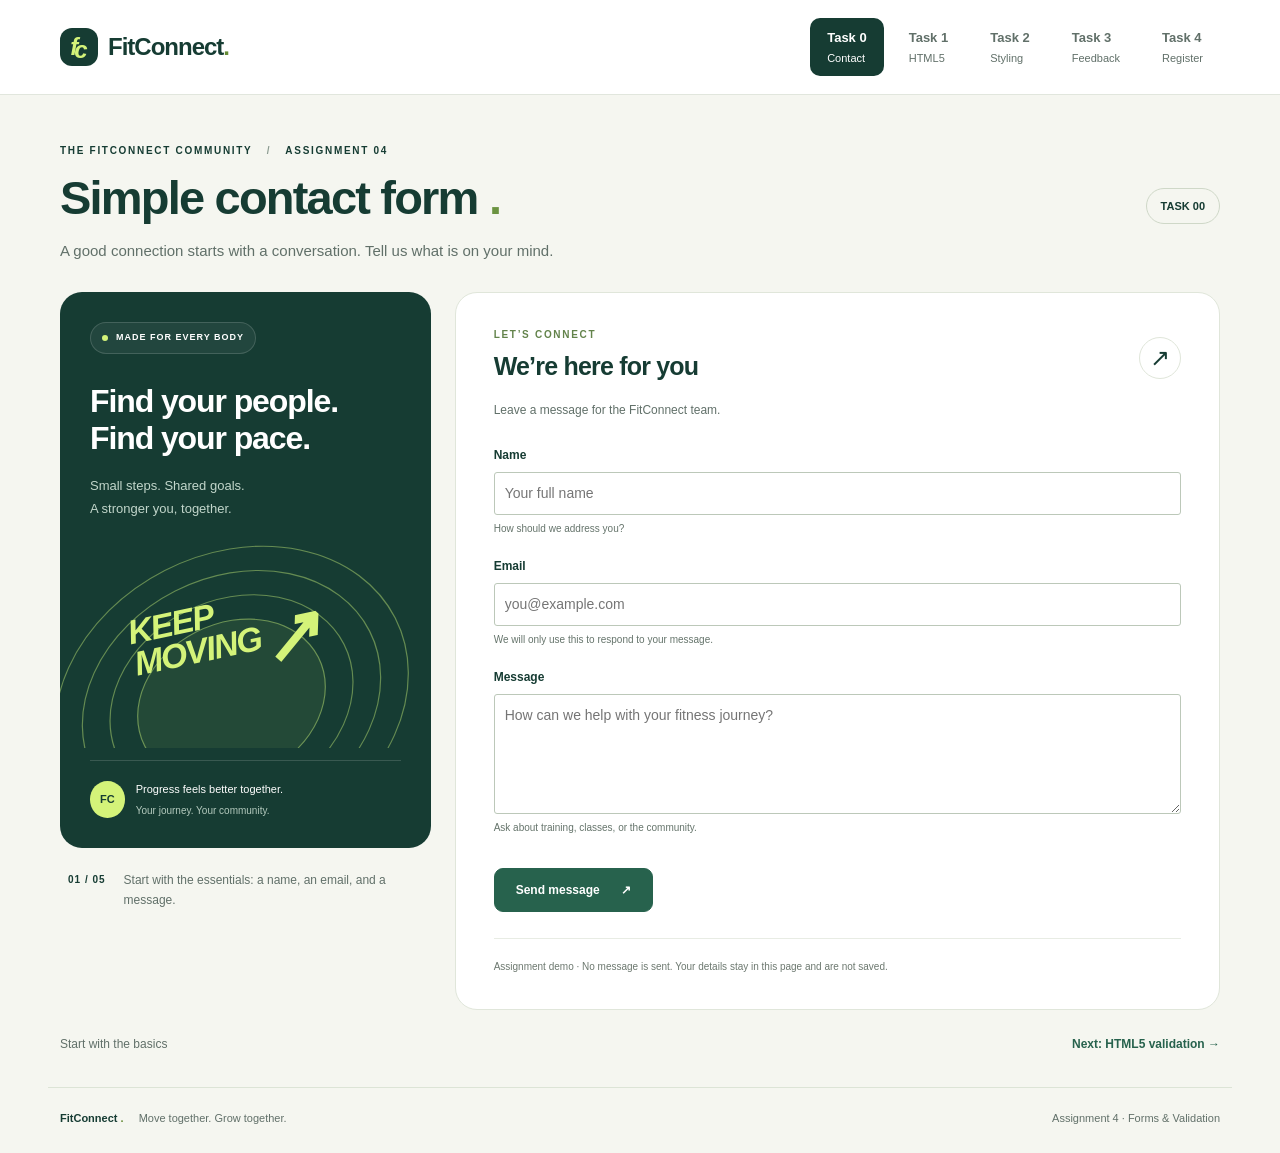
<file: index.html>
<!doctype html>
<html lang="en">
  <head>
    <meta charset="utf-8" />
    <meta name="viewport" content="width=device-width, initial-scale=1" />
    <meta name="description" content="FitConnect Assignment 4: Simple contact form" />
    <title>Task 0 · Simple contact form | FitConnect</title>
    <link rel="icon" href="assets/favicon.svg" type="image/svg+xml" />
    <link rel="stylesheet" href="assets/bootstrap.min.css" />
    <link rel="stylesheet" href="assets/styles.css" />
    <script src="assets/bootstrap.bundle.min.js" defer></script>
    <script src="assets/app.js" defer></script>
  </head>
  <body>
    <a class="skip-link" href="#main">Skip to content</a>
    <header>
      <nav class="navbar navbar-expand-lg" aria-label="Main navigation">
        <div class="container">
          <a class="navbar-brand" href="index.html">
            <span class="brand-mark" aria-hidden="true">
              f
              <span>c</span>
            </span>
            FitConnect
            <span class="brand-dot">.</span>
          </a>
          <button
            class="navbar-toggler"
            type="button"
            data-bs-toggle="collapse"
            data-bs-target="#navigation"
            aria-controls="navigation"
            aria-expanded="false"
            aria-label="Toggle navigation"
          >
            <span class="navbar-toggler-icon"></span>
          </button>
          <div class="collapse navbar-collapse" id="navigation">
            <ul class="navbar-nav ms-auto">
              <li class="nav-item">
                <a class="nav-link active" href="index.html" aria-current="page">
                  Task 0
                  <span>Contact</span>
                </a>
              </li>
              <li class="nav-item">
                <a class="nav-link" href="task1.html">
                  Task 1
                  <span>HTML5</span>
                </a>
              </li>
              <li class="nav-item">
                <a class="nav-link" href="task2.html">
                  Task 2
                  <span>Styling</span>
                </a>
              </li>
              <li class="nav-item">
                <a class="nav-link" href="task3.html">
                  Task 3
                  <span>Feedback</span>
                </a>
              </li>
              <li class="nav-item">
                <a class="nav-link" href="task4.html">
                  Task 4
                  <span>Register</span>
                </a>
              </li>
            </ul>
          </div>
        </div>
      </nav>
    </header>
    <main class="container" id="main">
      <div class="page-heading">
        <p class="eyebrow">
          THE FITCONNECT COMMUNITY
          <span>/</span>
          ASSIGNMENT 04
        </p>
        <div class="heading-line">
          <h1>
            Simple contact form
            <span>.</span>
          </h1>
          <span class="task-badge">TASK 00</span>
        </div>
        <p class="intro">
          A good connection starts with a conversation. Tell us what is on your mind.
        </p>
      </div>
      <div class="row g-4 align-items-start">
        <aside class="col-lg-4">
          <div class="community-card">
            <div class="status-pill">
              <span></span>
              MADE FOR EVERY BODY
            </div>
            <h2>
              Find your people.
              <br />
              Find your pace.
            </h2>
            <p>
              Small steps. Shared goals.
              <br />
              A stronger you, together.
            </p>
            <div class="track-art" aria-hidden="true">
              <div class="track-circle circle-one"></div>
              <div class="track-circle circle-two"></div>
              <div class="track-circle circle-three"></div>
              <div class="track-circle circle-four"></div>
              <span class="art-label">
                KEEP
                <br />
                MOVING
                <span>↗</span>
              </span>
            </div>
            <div class="community-bottom">
              <span class="mini-mark">FC</span>
              <div>
                Progress feels better together.
                <small>Your journey. Your community.</small>
              </div>
            </div>
          </div>
          <div class="side-note">
            <span class="note-number">01 / 05</span>
            <p>Start with the essentials: a name, an email, and a message.</p>
          </div>
        </aside>
        <section class="col-lg-8" aria-labelledby="form-title">
          <div class="form-card">
            <div class="form-heading">
              <div>
                <p class="eyebrow">LET’S CONNECT</p>
                <h2 id="form-title">We’re here for you</h2>
              </div>
              <span class="form-icon" aria-hidden="true">↗</span>
            </div>
            <p class="form-caption">Leave a message for the FitConnect team.</p>
            <form id="main-form" class="basic-form" data-task="0">
              <div class="basic-field">
                <label for="name">Name</label>
                <input
                  id="name"
                  name="name"
                  type="text"
                  autocomplete="name"
                  placeholder="Your full name"
                  aria-describedby="name-help"
                />
                <div id="name-help" class="form-text">How should we address you?</div>
              </div>
              <div class="basic-field">
                <label for="email">Email</label>
                <input
                  id="email"
                  name="email"
                  type="email"
                  autocomplete="email"
                  placeholder="you@example.com"
                  aria-describedby="email-help"
                />
                <div id="email-help" class="form-text">
                  We will only use this to respond to your message.
                </div>
              </div>
              <div class="basic-field">
                <label for="message">Message</label>
                <textarea
                  id="message"
                  name="message"
                  rows="4"
                  placeholder="How can we help with your fitness journey?"
                  aria-describedby="message-help"
                ></textarea>
                <div id="message-help" class="form-text">
                  Ask about training, classes, or the community.
                </div>
              </div>
              <div class="form-actions">
                <button type="submit" class="btn btn-primary">
                  Send message
                  <span aria-hidden="true">↗</span>
                </button>
              </div>
              <div class="">
                <div
                  id="form-status"
                  class="form-status"
                  role="status"
                  aria-live="polite"
                  tabindex="-1"
                  hidden
                ></div>
              </div>
            </form>
            <p class="demo-note">
              Assignment demo · No message is sent. Your details stay in this page and are
              not saved.
            </p>
          </div>
        </section>
      </div>
      <div class="page-navigation">
        <span>Start with the basics</span>
        <a href="task1.html">Next: HTML5 validation →</a>
      </div>
    </main>
    <footer class="container">
      <span>
        FitConnect
        <span class="brand-dot">.</span>
        <span class="footer-tag">Move together. Grow together.</span>
      </span>
      <span>Assignment 4 · Forms &amp; Validation</span>
    </footer>
  </body>
</html>
</file>
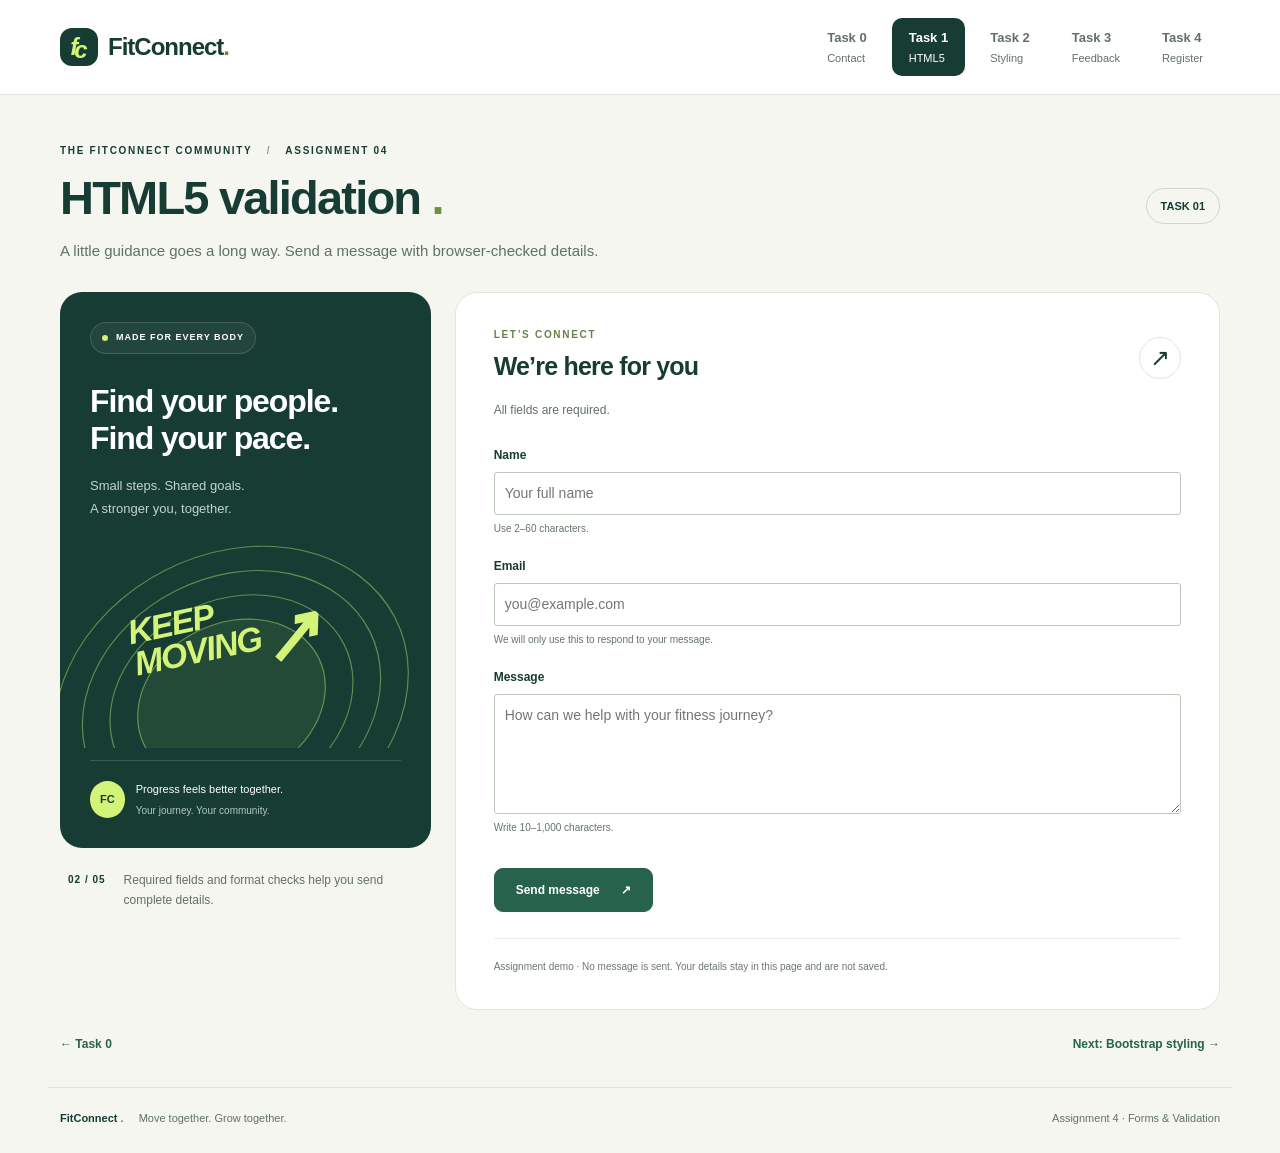
<file: task1.html>
<!doctype html>
<html lang="en">
  <head>
    <meta charset="utf-8" />
    <meta name="viewport" content="width=device-width, initial-scale=1" />
    <meta name="description" content="FitConnect Assignment 4: HTML5 validation" />
    <title>Task 1 · HTML5 validation | FitConnect</title>
    <link rel="icon" href="assets/favicon.svg" type="image/svg+xml" />
    <link rel="stylesheet" href="assets/bootstrap.min.css" />
    <link rel="stylesheet" href="assets/styles.css" />
    <script src="assets/bootstrap.bundle.min.js" defer></script>
    <script src="assets/app.js" defer></script>
  </head>
  <body>
    <a class="skip-link" href="#main">Skip to content</a>
    <header>
      <nav class="navbar navbar-expand-lg" aria-label="Main navigation">
        <div class="container">
          <a class="navbar-brand" href="index.html">
            <span class="brand-mark" aria-hidden="true">
              f
              <span>c</span>
            </span>
            FitConnect
            <span class="brand-dot">.</span>
          </a>
          <button
            class="navbar-toggler"
            type="button"
            data-bs-toggle="collapse"
            data-bs-target="#navigation"
            aria-controls="navigation"
            aria-expanded="false"
            aria-label="Toggle navigation"
          >
            <span class="navbar-toggler-icon"></span>
          </button>
          <div class="collapse navbar-collapse" id="navigation">
            <ul class="navbar-nav ms-auto">
              <li class="nav-item">
                <a class="nav-link" href="index.html">
                  Task 0
                  <span>Contact</span>
                </a>
              </li>
              <li class="nav-item">
                <a class="nav-link active" href="task1.html" aria-current="page">
                  Task 1
                  <span>HTML5</span>
                </a>
              </li>
              <li class="nav-item">
                <a class="nav-link" href="task2.html">
                  Task 2
                  <span>Styling</span>
                </a>
              </li>
              <li class="nav-item">
                <a class="nav-link" href="task3.html">
                  Task 3
                  <span>Feedback</span>
                </a>
              </li>
              <li class="nav-item">
                <a class="nav-link" href="task4.html">
                  Task 4
                  <span>Register</span>
                </a>
              </li>
            </ul>
          </div>
        </div>
      </nav>
    </header>
    <main class="container" id="main">
      <div class="page-heading">
        <p class="eyebrow">
          THE FITCONNECT COMMUNITY
          <span>/</span>
          ASSIGNMENT 04
        </p>
        <div class="heading-line">
          <h1>
            HTML5 validation
            <span>.</span>
          </h1>
          <span class="task-badge">TASK 01</span>
        </div>
        <p class="intro">
          A little guidance goes a long way. Send a message with browser-checked details.
        </p>
      </div>
      <div class="row g-4 align-items-start">
        <aside class="col-lg-4">
          <div class="community-card">
            <div class="status-pill">
              <span></span>
              MADE FOR EVERY BODY
            </div>
            <h2>
              Find your people.
              <br />
              Find your pace.
            </h2>
            <p>
              Small steps. Shared goals.
              <br />
              A stronger you, together.
            </p>
            <div class="track-art" aria-hidden="true">
              <div class="track-circle circle-one"></div>
              <div class="track-circle circle-two"></div>
              <div class="track-circle circle-three"></div>
              <div class="track-circle circle-four"></div>
              <span class="art-label">
                KEEP
                <br />
                MOVING
                <span>↗</span>
              </span>
            </div>
            <div class="community-bottom">
              <span class="mini-mark">FC</span>
              <div>
                Progress feels better together.
                <small>Your journey. Your community.</small>
              </div>
            </div>
          </div>
          <div class="side-note">
            <span class="note-number">02 / 05</span>
            <p>Required fields and format checks help you send complete details.</p>
          </div>
        </aside>
        <section class="col-lg-8" aria-labelledby="form-title">
          <div class="form-card">
            <div class="form-heading">
              <div>
                <p class="eyebrow">LET’S CONNECT</p>
                <h2 id="form-title">We’re here for you</h2>
              </div>
              <span class="form-icon" aria-hidden="true">↗</span>
            </div>
            <p class="form-caption">All fields are required.</p>
            <form id="main-form" class="basic-form" data-task="1">
              <div class="basic-field">
                <label for="name">Name</label>
                <input
                  id="name"
                  name="name"
                  type="text"
                  autocomplete="name"
                  placeholder="Your full name"
                  required
                  minlength="2"
                  maxlength="60"
                  pattern=".*\S.*"
                  aria-describedby="name-help"
                />
                <div id="name-help" class="form-text">Use 2–60 characters.</div>
              </div>
              <div class="basic-field">
                <label for="email">Email</label>
                <input
                  id="email"
                  name="email"
                  type="email"
                  autocomplete="email"
                  placeholder="you@example.com"
                  required
                  maxlength="120"
                  aria-describedby="email-help"
                />
                <div id="email-help" class="form-text">
                  We will only use this to respond to your message.
                </div>
              </div>
              <div class="basic-field">
                <label for="message">Message</label>
                <textarea
                  id="message"
                  name="message"
                  rows="4"
                  placeholder="How can we help with your fitness journey?"
                  required
                  minlength="10"
                  maxlength="1000"
                  aria-describedby="message-help"
                ></textarea>
                <div id="message-help" class="form-text">Write 10–1,000 characters.</div>
              </div>
              <div class="form-actions">
                <button type="submit" class="btn btn-primary">
                  Send message
                  <span aria-hidden="true">↗</span>
                </button>
              </div>
              <div class="">
                <div
                  id="form-status"
                  class="form-status"
                  role="status"
                  aria-live="polite"
                  tabindex="-1"
                  hidden
                ></div>
              </div>
            </form>
            <p class="demo-note">
              Assignment demo · No message is sent. Your details stay in this page and are
              not saved.
            </p>
          </div>
        </section>
      </div>
      <div class="page-navigation">
        <a href="index.html">← Task 0</a>
        <a href="task2.html">Next: Bootstrap styling →</a>
      </div>
    </main>
    <footer class="container">
      <span>
        FitConnect
        <span class="brand-dot">.</span>
        <span class="footer-tag">Move together. Grow together.</span>
      </span>
      <span>Assignment 4 · Forms &amp; Validation</span>
    </footer>
  </body>
</html>
</file>
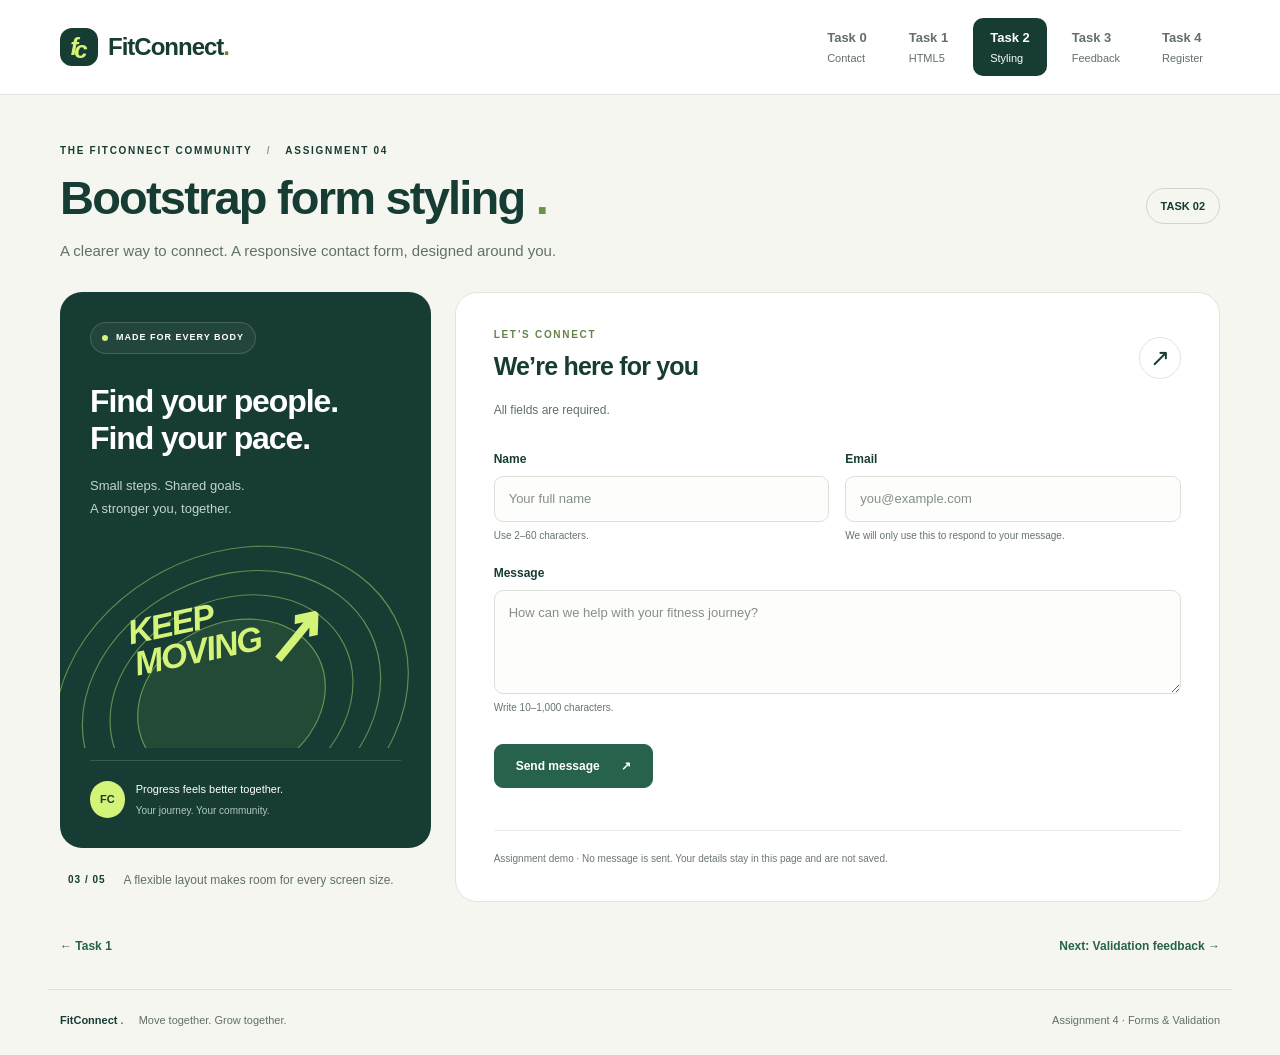
<file: task2.html>
<!doctype html>
<html lang="en">
  <head>
    <meta charset="utf-8" />
    <meta name="viewport" content="width=device-width, initial-scale=1" />
    <meta name="description" content="FitConnect Assignment 4: Bootstrap form styling" />
    <title>Task 2 · Bootstrap form styling | FitConnect</title>
    <link rel="icon" href="assets/favicon.svg" type="image/svg+xml" />
    <link rel="stylesheet" href="assets/bootstrap.min.css" />
    <link rel="stylesheet" href="assets/styles.css" />
    <script src="assets/bootstrap.bundle.min.js" defer></script>
    <script src="assets/app.js" defer></script>
  </head>
  <body>
    <a class="skip-link" href="#main">Skip to content</a>
    <header>
      <nav class="navbar navbar-expand-lg" aria-label="Main navigation">
        <div class="container">
          <a class="navbar-brand" href="index.html">
            <span class="brand-mark" aria-hidden="true">
              f
              <span>c</span>
            </span>
            FitConnect
            <span class="brand-dot">.</span>
          </a>
          <button
            class="navbar-toggler"
            type="button"
            data-bs-toggle="collapse"
            data-bs-target="#navigation"
            aria-controls="navigation"
            aria-expanded="false"
            aria-label="Toggle navigation"
          >
            <span class="navbar-toggler-icon"></span>
          </button>
          <div class="collapse navbar-collapse" id="navigation">
            <ul class="navbar-nav ms-auto">
              <li class="nav-item">
                <a class="nav-link" href="index.html">
                  Task 0
                  <span>Contact</span>
                </a>
              </li>
              <li class="nav-item">
                <a class="nav-link" href="task1.html">
                  Task 1
                  <span>HTML5</span>
                </a>
              </li>
              <li class="nav-item">
                <a class="nav-link active" href="task2.html" aria-current="page">
                  Task 2
                  <span>Styling</span>
                </a>
              </li>
              <li class="nav-item">
                <a class="nav-link" href="task3.html">
                  Task 3
                  <span>Feedback</span>
                </a>
              </li>
              <li class="nav-item">
                <a class="nav-link" href="task4.html">
                  Task 4
                  <span>Register</span>
                </a>
              </li>
            </ul>
          </div>
        </div>
      </nav>
    </header>
    <main class="container" id="main">
      <div class="page-heading">
        <p class="eyebrow">
          THE FITCONNECT COMMUNITY
          <span>/</span>
          ASSIGNMENT 04
        </p>
        <div class="heading-line">
          <h1>
            Bootstrap form styling
            <span>.</span>
          </h1>
          <span class="task-badge">TASK 02</span>
        </div>
        <p class="intro">
          A clearer way to connect. A responsive contact form, designed around you.
        </p>
      </div>
      <div class="row g-4 align-items-start">
        <aside class="col-lg-4">
          <div class="community-card">
            <div class="status-pill">
              <span></span>
              MADE FOR EVERY BODY
            </div>
            <h2>
              Find your people.
              <br />
              Find your pace.
            </h2>
            <p>
              Small steps. Shared goals.
              <br />
              A stronger you, together.
            </p>
            <div class="track-art" aria-hidden="true">
              <div class="track-circle circle-one"></div>
              <div class="track-circle circle-two"></div>
              <div class="track-circle circle-three"></div>
              <div class="track-circle circle-four"></div>
              <span class="art-label">
                KEEP
                <br />
                MOVING
                <span>↗</span>
              </span>
            </div>
            <div class="community-bottom">
              <span class="mini-mark">FC</span>
              <div>
                Progress feels better together.
                <small>Your journey. Your community.</small>
              </div>
            </div>
          </div>
          <div class="side-note">
            <span class="note-number">03 / 05</span>
            <p>A flexible layout makes room for every screen size.</p>
          </div>
        </aside>
        <section class="col-lg-8" aria-labelledby="form-title">
          <div class="form-card">
            <div class="form-heading">
              <div>
                <p class="eyebrow">LET’S CONNECT</p>
                <h2 id="form-title">We’re here for you</h2>
              </div>
              <span class="form-icon" aria-hidden="true">↗</span>
            </div>
            <p class="form-caption">All fields are required.</p>
            <form id="main-form" class="row g-3" data-task="2">
              <div class="col-md-6">
                <label for="name" class="form-label">Name</label>
                <input
                  id="name"
                  name="name"
                  type="text"
                  class="form-control"
                  autocomplete="name"
                  placeholder="Your full name"
                  required
                  minlength="2"
                  maxlength="60"
                  pattern=".*\S.*"
                  aria-describedby="name-help"
                />
                <div id="name-help" class="form-text">Use 2–60 characters.</div>
              </div>
              <div class="col-md-6">
                <label for="email" class="form-label">Email</label>
                <input
                  id="email"
                  name="email"
                  type="email"
                  class="form-control"
                  autocomplete="email"
                  placeholder="you@example.com"
                  required
                  maxlength="120"
                  aria-describedby="email-help"
                />
                <div id="email-help" class="form-text">
                  We will only use this to respond to your message.
                </div>
              </div>
              <div class="col-12">
                <label for="message" class="form-label">Message</label>
                <textarea
                  id="message"
                  name="message"
                  rows="4"
                  class="form-control"
                  placeholder="How can we help with your fitness journey?"
                  required
                  minlength="10"
                  maxlength="1000"
                  aria-describedby="message-help"
                ></textarea>
                <div id="message-help" class="form-text">Write 10–1,000 characters.</div>
              </div>
              <div class="col-12 form-actions">
                <button type="submit" class="btn btn-primary">
                  Send message
                  <span aria-hidden="true">↗</span>
                </button>
              </div>
              <div class="col-12">
                <div
                  id="form-status"
                  class="form-status"
                  role="status"
                  aria-live="polite"
                  tabindex="-1"
                  hidden
                ></div>
              </div>
            </form>
            <p class="demo-note">
              Assignment demo · No message is sent. Your details stay in this page and are
              not saved.
            </p>
          </div>
        </section>
      </div>
      <div class="page-navigation">
        <a href="task1.html">← Task 1</a>
        <a href="task3.html">Next: Validation feedback →</a>
      </div>
    </main>
    <footer class="container">
      <span>
        FitConnect
        <span class="brand-dot">.</span>
        <span class="footer-tag">Move together. Grow together.</span>
      </span>
      <span>Assignment 4 · Forms &amp; Validation</span>
    </footer>
  </body>
</html>
</file>
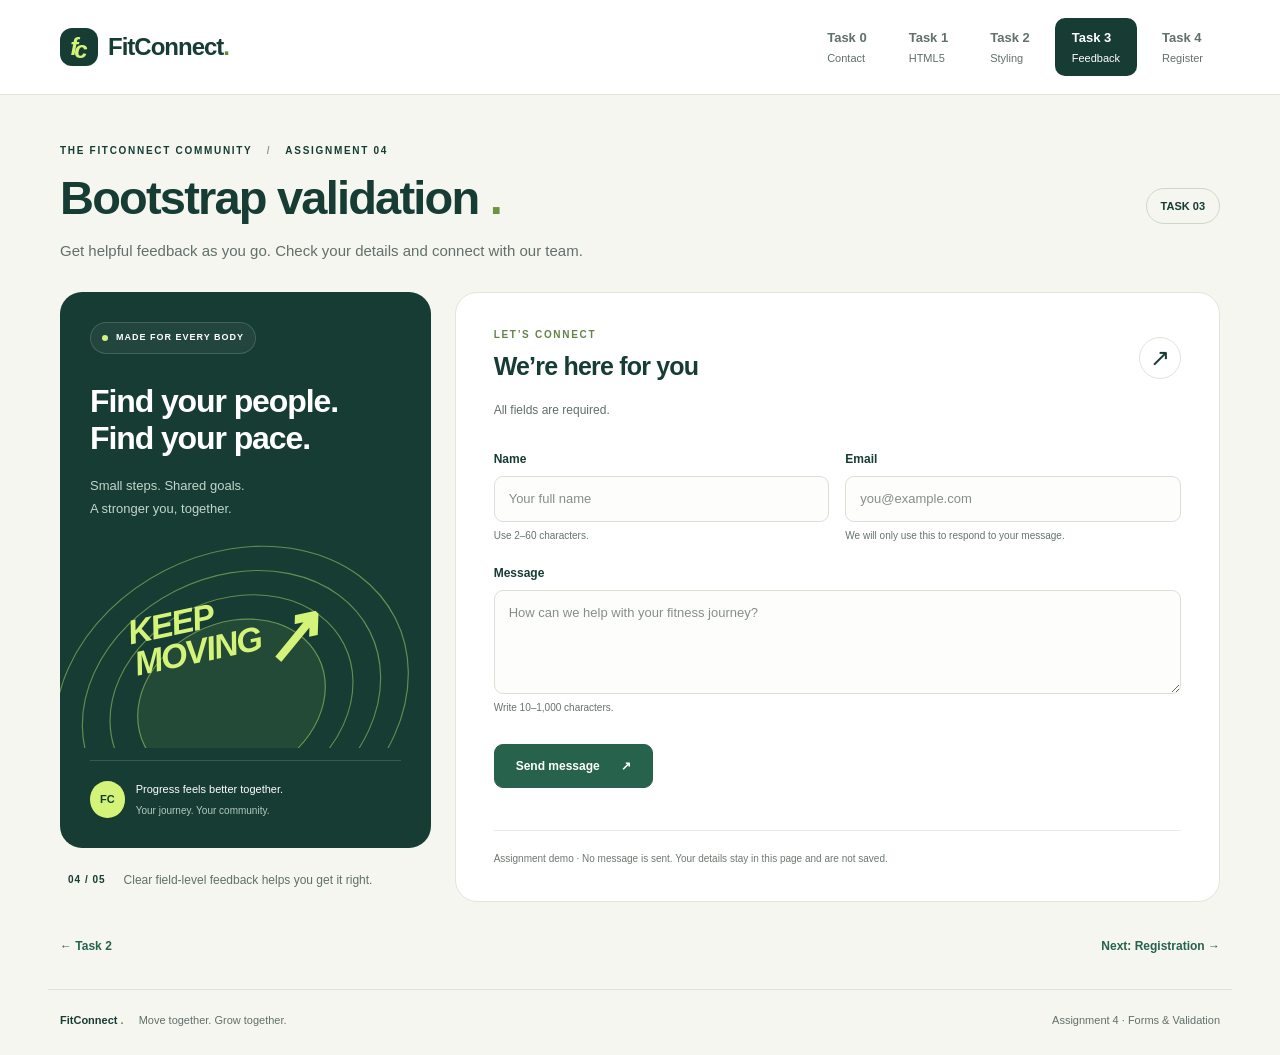
<file: task3.html>
<!doctype html>
<html lang="en">
  <head>
    <meta charset="utf-8" />
    <meta name="viewport" content="width=device-width, initial-scale=1" />
    <meta name="description" content="FitConnect Assignment 4: Bootstrap validation" />
    <title>Task 3 · Bootstrap validation | FitConnect</title>
    <link rel="icon" href="assets/favicon.svg" type="image/svg+xml" />
    <link rel="stylesheet" href="assets/bootstrap.min.css" />
    <link rel="stylesheet" href="assets/styles.css" />
    <script src="assets/bootstrap.bundle.min.js" defer></script>
    <script src="assets/app.js" defer></script>
  </head>
  <body>
    <a class="skip-link" href="#main">Skip to content</a>
    <header>
      <nav class="navbar navbar-expand-lg" aria-label="Main navigation">
        <div class="container">
          <a class="navbar-brand" href="index.html">
            <span class="brand-mark" aria-hidden="true">
              f
              <span>c</span>
            </span>
            FitConnect
            <span class="brand-dot">.</span>
          </a>
          <button
            class="navbar-toggler"
            type="button"
            data-bs-toggle="collapse"
            data-bs-target="#navigation"
            aria-controls="navigation"
            aria-expanded="false"
            aria-label="Toggle navigation"
          >
            <span class="navbar-toggler-icon"></span>
          </button>
          <div class="collapse navbar-collapse" id="navigation">
            <ul class="navbar-nav ms-auto">
              <li class="nav-item">
                <a class="nav-link" href="index.html">
                  Task 0
                  <span>Contact</span>
                </a>
              </li>
              <li class="nav-item">
                <a class="nav-link" href="task1.html">
                  Task 1
                  <span>HTML5</span>
                </a>
              </li>
              <li class="nav-item">
                <a class="nav-link" href="task2.html">
                  Task 2
                  <span>Styling</span>
                </a>
              </li>
              <li class="nav-item">
                <a class="nav-link active" href="task3.html" aria-current="page">
                  Task 3
                  <span>Feedback</span>
                </a>
              </li>
              <li class="nav-item">
                <a class="nav-link" href="task4.html">
                  Task 4
                  <span>Register</span>
                </a>
              </li>
            </ul>
          </div>
        </div>
      </nav>
    </header>
    <main class="container" id="main">
      <div class="page-heading">
        <p class="eyebrow">
          THE FITCONNECT COMMUNITY
          <span>/</span>
          ASSIGNMENT 04
        </p>
        <div class="heading-line">
          <h1>
            Bootstrap validation
            <span>.</span>
          </h1>
          <span class="task-badge">TASK 03</span>
        </div>
        <p class="intro">
          Get helpful feedback as you go. Check your details and connect with our team.
        </p>
      </div>
      <div class="row g-4 align-items-start">
        <aside class="col-lg-4">
          <div class="community-card">
            <div class="status-pill">
              <span></span>
              MADE FOR EVERY BODY
            </div>
            <h2>
              Find your people.
              <br />
              Find your pace.
            </h2>
            <p>
              Small steps. Shared goals.
              <br />
              A stronger you, together.
            </p>
            <div class="track-art" aria-hidden="true">
              <div class="track-circle circle-one"></div>
              <div class="track-circle circle-two"></div>
              <div class="track-circle circle-three"></div>
              <div class="track-circle circle-four"></div>
              <span class="art-label">
                KEEP
                <br />
                MOVING
                <span>↗</span>
              </span>
            </div>
            <div class="community-bottom">
              <span class="mini-mark">FC</span>
              <div>
                Progress feels better together.
                <small>Your journey. Your community.</small>
              </div>
            </div>
          </div>
          <div class="side-note">
            <span class="note-number">04 / 05</span>
            <p>Clear field-level feedback helps you get it right.</p>
          </div>
        </aside>
        <section class="col-lg-8" aria-labelledby="form-title">
          <div class="form-card">
            <div class="form-heading">
              <div>
                <p class="eyebrow">LET’S CONNECT</p>
                <h2 id="form-title">We’re here for you</h2>
              </div>
              <span class="form-icon" aria-hidden="true">↗</span>
            </div>
            <p class="form-caption">All fields are required.</p>
            <form id="main-form" class="row g-3" data-task="3">
              <div class="col-md-6">
                <label for="name" class="form-label">Name</label>
                <input
                  id="name"
                  name="name"
                  type="text"
                  class="form-control"
                  autocomplete="name"
                  placeholder="Your full name"
                  required
                  minlength="2"
                  maxlength="60"
                  pattern=".*\S.*"
                  aria-describedby="name-help name-valid name-error"
                />
                <div id="name-help" class="form-text">Use 2–60 characters.</div>
                <div class="valid-feedback" id="name-valid">Looks good!</div>
                <div class="invalid-feedback" id="name-error"></div>
              </div>
              <div class="col-md-6">
                <label for="email" class="form-label">Email</label>
                <input
                  id="email"
                  name="email"
                  type="email"
                  class="form-control"
                  autocomplete="email"
                  placeholder="you@example.com"
                  required
                  maxlength="120"
                  aria-describedby="email-help email-valid email-error"
                />
                <div id="email-help" class="form-text">
                  We will only use this to respond to your message.
                </div>
                <div class="valid-feedback" id="email-valid">Looks good!</div>
                <div class="invalid-feedback" id="email-error"></div>
              </div>
              <div class="col-12">
                <label for="message" class="form-label">Message</label>
                <textarea
                  id="message"
                  name="message"
                  rows="4"
                  class="form-control"
                  placeholder="How can we help with your fitness journey?"
                  required
                  minlength="10"
                  maxlength="1000"
                  aria-describedby="message-help message-valid message-error"
                ></textarea>
                <div id="message-help" class="form-text">Write 10–1,000 characters.</div>
                <div class="valid-feedback" id="message-valid">Looks good!</div>
                <div class="invalid-feedback" id="message-error"></div>
              </div>
              <div class="col-12 form-actions">
                <button type="submit" class="btn btn-primary">
                  Send message
                  <span aria-hidden="true">↗</span>
                </button>
              </div>
              <div class="col-12">
                <div
                  id="form-status"
                  class="form-status"
                  role="status"
                  aria-live="polite"
                  tabindex="-1"
                  hidden
                ></div>
              </div>
            </form>
            <p class="demo-note">
              Assignment demo · No message is sent. Your details stay in this page and are
              not saved.
            </p>
          </div>
        </section>
      </div>
      <div class="page-navigation">
        <a href="task2.html">← Task 2</a>
        <a href="task4.html">Next: Registration →</a>
      </div>
    </main>
    <footer class="container">
      <span>
        FitConnect
        <span class="brand-dot">.</span>
        <span class="footer-tag">Move together. Grow together.</span>
      </span>
      <span>Assignment 4 · Forms &amp; Validation</span>
    </footer>
  </body>
</html>
</file>
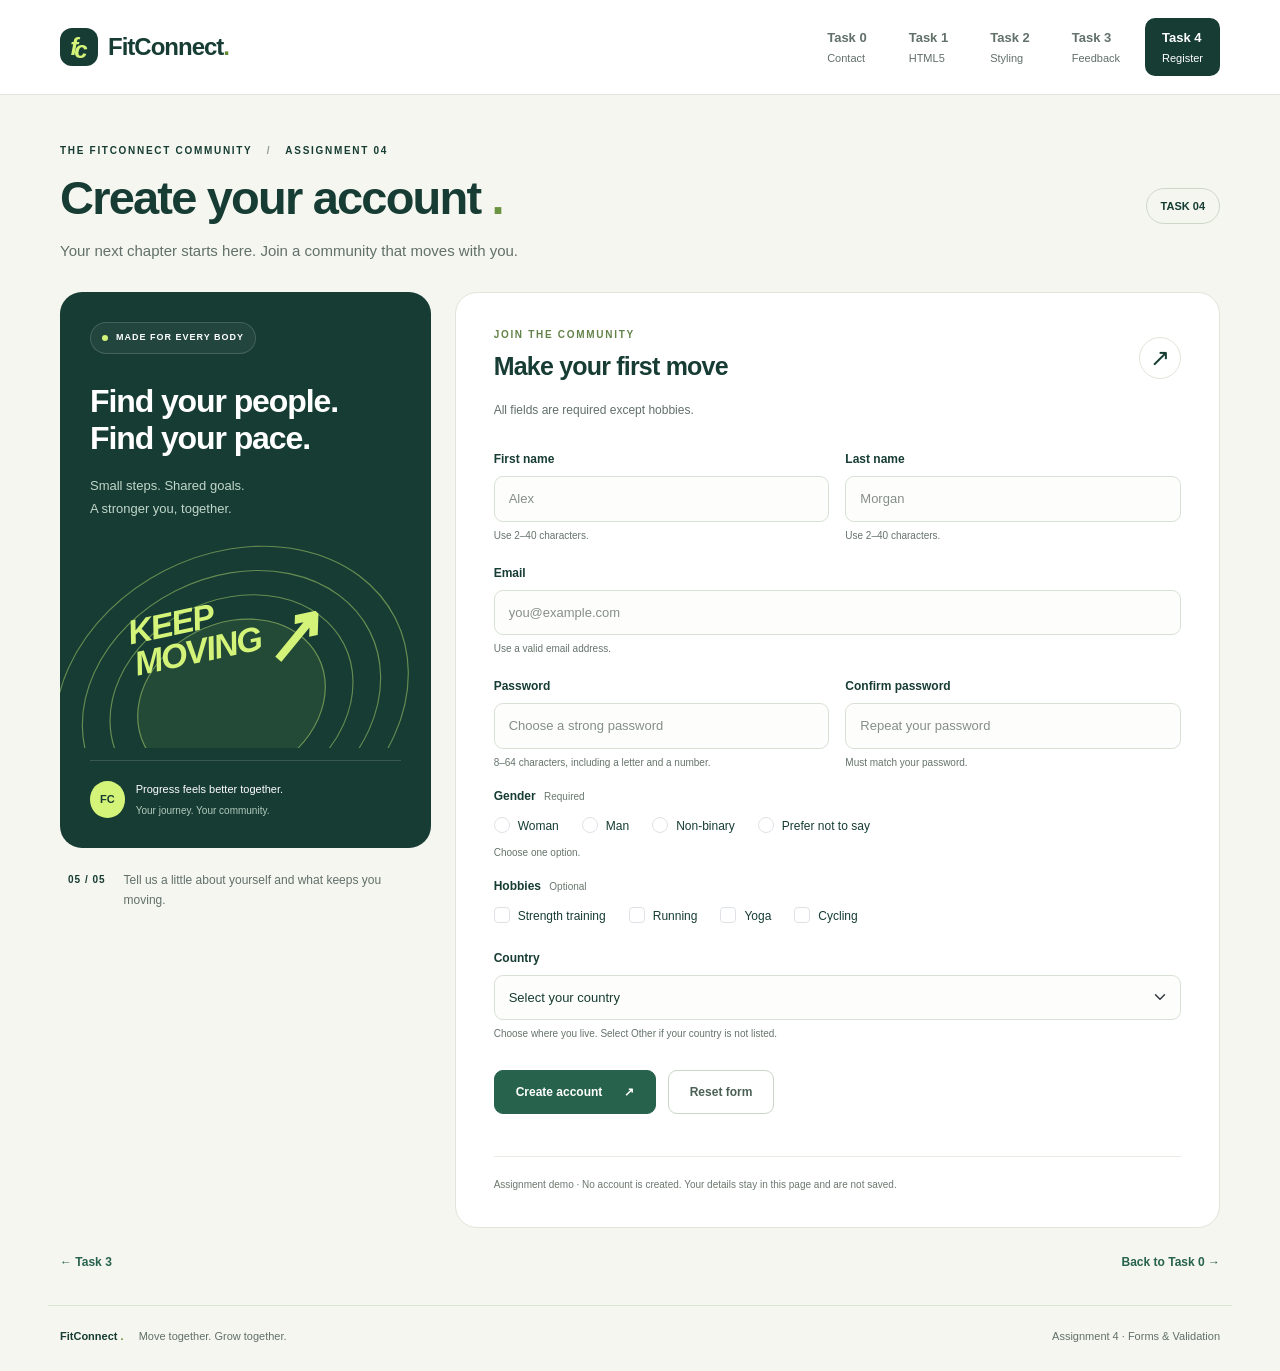
<file: task4.html>
<!doctype html>
<html lang="en">
  <head>
    <meta charset="utf-8" />
    <meta name="viewport" content="width=device-width, initial-scale=1" />
    <meta name="description" content="FitConnect Assignment 4: Create your account" />
    <title>Task 4 · Create your account | FitConnect</title>
    <link rel="icon" href="assets/favicon.svg" type="image/svg+xml" />
    <link rel="stylesheet" href="assets/bootstrap.min.css" />
    <link rel="stylesheet" href="assets/styles.css" />
    <script src="assets/bootstrap.bundle.min.js" defer></script>
    <script src="assets/app.js" defer></script>
  </head>
  <body>
    <a class="skip-link" href="#main">Skip to content</a>
    <header>
      <nav class="navbar navbar-expand-lg" aria-label="Main navigation">
        <div class="container">
          <a class="navbar-brand" href="index.html">
            <span class="brand-mark" aria-hidden="true">
              f
              <span>c</span>
            </span>
            FitConnect
            <span class="brand-dot">.</span>
          </a>
          <button
            class="navbar-toggler"
            type="button"
            data-bs-toggle="collapse"
            data-bs-target="#navigation"
            aria-controls="navigation"
            aria-expanded="false"
            aria-label="Toggle navigation"
          >
            <span class="navbar-toggler-icon"></span>
          </button>
          <div class="collapse navbar-collapse" id="navigation">
            <ul class="navbar-nav ms-auto">
              <li class="nav-item">
                <a class="nav-link" href="index.html">
                  Task 0
                  <span>Contact</span>
                </a>
              </li>
              <li class="nav-item">
                <a class="nav-link" href="task1.html">
                  Task 1
                  <span>HTML5</span>
                </a>
              </li>
              <li class="nav-item">
                <a class="nav-link" href="task2.html">
                  Task 2
                  <span>Styling</span>
                </a>
              </li>
              <li class="nav-item">
                <a class="nav-link" href="task3.html">
                  Task 3
                  <span>Feedback</span>
                </a>
              </li>
              <li class="nav-item">
                <a class="nav-link active" href="task4.html" aria-current="page">
                  Task 4
                  <span>Register</span>
                </a>
              </li>
            </ul>
          </div>
        </div>
      </nav>
    </header>
    <main class="container" id="main">
      <div class="page-heading">
        <p class="eyebrow">
          THE FITCONNECT COMMUNITY
          <span>/</span>
          ASSIGNMENT 04
        </p>
        <div class="heading-line">
          <h1>
            Create your account
            <span>.</span>
          </h1>
          <span class="task-badge">TASK 04</span>
        </div>
        <p class="intro">
          Your next chapter starts here. Join a community that moves with you.
        </p>
      </div>
      <div class="row g-4 align-items-start">
        <aside class="col-lg-4">
          <div class="community-card">
            <div class="status-pill">
              <span></span>
              MADE FOR EVERY BODY
            </div>
            <h2>
              Find your people.
              <br />
              Find your pace.
            </h2>
            <p>
              Small steps. Shared goals.
              <br />
              A stronger you, together.
            </p>
            <div class="track-art" aria-hidden="true">
              <div class="track-circle circle-one"></div>
              <div class="track-circle circle-two"></div>
              <div class="track-circle circle-three"></div>
              <div class="track-circle circle-four"></div>
              <span class="art-label">
                KEEP
                <br />
                MOVING
                <span>↗</span>
              </span>
            </div>
            <div class="community-bottom">
              <span class="mini-mark">FC</span>
              <div>
                Progress feels better together.
                <small>Your journey. Your community.</small>
              </div>
            </div>
          </div>
          <div class="side-note">
            <span class="note-number">05 / 05</span>
            <p>Tell us a little about yourself and what keeps you moving.</p>
          </div>
        </aside>
        <section class="col-lg-8" aria-labelledby="form-title">
          <div class="form-card">
            <div class="form-heading">
              <div>
                <p class="eyebrow">JOIN THE COMMUNITY</p>
                <h2 id="form-title">Make your first move</h2>
              </div>
              <span class="form-icon" aria-hidden="true">↗</span>
            </div>
            <p class="form-caption">All fields are required except hobbies.</p>
            <form id="main-form" class="row g-3" data-task="4">
              <div class="col-md-6">
                <label for="first-name" class="form-label">First name</label>
                <input
                  id="first-name"
                  name="first-name"
                  type="text"
                  class="form-control"
                  autocomplete="given-name"
                  placeholder="Alex"
                  required
                  minlength="2"
                  maxlength="40"
                  pattern=".*\S.*"
                  aria-describedby="first-name-help first-name-valid first-name-error"
                />
                <div id="first-name-help" class="form-text">Use 2–40 characters.</div>
                <div class="valid-feedback" id="first-name-valid">Looks good!</div>
                <div class="invalid-feedback" id="first-name-error"></div>
              </div>
              <div class="col-md-6">
                <label for="last-name" class="form-label">Last name</label>
                <input
                  id="last-name"
                  name="last-name"
                  type="text"
                  class="form-control"
                  autocomplete="family-name"
                  placeholder="Morgan"
                  required
                  minlength="2"
                  maxlength="40"
                  pattern=".*\S.*"
                  aria-describedby="last-name-help last-name-valid last-name-error"
                />
                <div id="last-name-help" class="form-text">Use 2–40 characters.</div>
                <div class="valid-feedback" id="last-name-valid">Looks good!</div>
                <div class="invalid-feedback" id="last-name-error"></div>
              </div>
              <div class="col-12">
                <label for="email" class="form-label">Email</label>
                <input
                  id="email"
                  name="email"
                  type="email"
                  class="form-control"
                  autocomplete="email"
                  placeholder="you@example.com"
                  required
                  maxlength="120"
                  aria-describedby="email-help email-valid email-error"
                />
                <div id="email-help" class="form-text">Use a valid email address.</div>
                <div class="valid-feedback" id="email-valid">Looks good!</div>
                <div class="invalid-feedback" id="email-error"></div>
              </div>
              <div class="col-md-6">
                <label for="password" class="form-label">Password</label>
                <input
                  id="password"
                  name="password"
                  type="password"
                  class="form-control"
                  autocomplete="new-password"
                  placeholder="Choose a strong password"
                  required
                  minlength="8"
                  maxlength="64"
                  pattern="(?=.*[A-Za-z])(?=.*[0-9]).{8,64}"
                  aria-describedby="password-help password-valid password-error"
                />
                <div id="password-help" class="form-text">
                  8–64 characters, including a letter and a number.
                </div>
                <div class="valid-feedback" id="password-valid">Looks good!</div>
                <div class="invalid-feedback" id="password-error"></div>
              </div>
              <div class="col-md-6">
                <label for="confirm-password" class="form-label">Confirm password</label>
                <input
                  id="confirm-password"
                  name="confirm-password"
                  type="password"
                  class="form-control"
                  autocomplete="new-password"
                  placeholder="Repeat your password"
                  required
                  minlength="8"
                  maxlength="64"
                  aria-describedby="confirm-password-help confirm-password-valid confirm-password-error"
                />
                <div id="confirm-password-help" class="form-text">
                  Must match your password.
                </div>
                <div class="valid-feedback" id="confirm-password-valid">Looks good!</div>
                <div class="invalid-feedback" id="confirm-password-error"></div>
              </div>
              <fieldset class="col-12">
                <legend>
                  Gender
                  <span class="required-note">Required</span>
                </legend>
                <div class="choice-row">
                  <div class="form-check">
                    <input
                      class="form-check-input"
                      type="radio"
                      id="gender-0"
                      name="gender"
                      value="Woman"
                      required
                      aria-describedby="gender-help gender-error gender-valid"
                    />
                    <label class="form-check-label" for="gender-0">Woman</label>
                  </div>
                  <div class="form-check">
                    <input
                      class="form-check-input"
                      type="radio"
                      id="gender-1"
                      name="gender"
                      value="Man"
                      required
                      aria-describedby="gender-help gender-error gender-valid"
                    />
                    <label class="form-check-label" for="gender-1">Man</label>
                  </div>
                  <div class="form-check">
                    <input
                      class="form-check-input"
                      type="radio"
                      id="gender-2"
                      name="gender"
                      value="Non-binary"
                      required
                      aria-describedby="gender-help gender-error gender-valid"
                    />
                    <label class="form-check-label" for="gender-2">Non-binary</label>
                  </div>
                  <div class="form-check">
                    <input
                      class="form-check-input"
                      type="radio"
                      id="gender-3"
                      name="gender"
                      value="Prefer not to say"
                      required
                      aria-describedby="gender-help gender-error gender-valid"
                    />
                    <label class="form-check-label" for="gender-3">
                      Prefer not to say
                    </label>
                  </div>
                </div>
                <div class="form-text" id="gender-help">Choose one option.</div>
                <div class="invalid-feedback" id="gender-error">
                  Please select a gender option.
                </div>
                <div class="valid-feedback" id="gender-valid">Looks good!</div>
              </fieldset>
              <fieldset class="col-12">
                <legend>
                  Hobbies
                  <span class="required-note">Optional</span>
                </legend>
                <div class="choice-row">
                  <div class="form-check">
                    <input
                      class="form-check-input"
                      type="checkbox"
                      id="hobby-0"
                      name="hobbies"
                      value="Strength training"
                    />
                    <label class="form-check-label" for="hobby-0">
                      Strength training
                    </label>
                  </div>
                  <div class="form-check">
                    <input
                      class="form-check-input"
                      type="checkbox"
                      id="hobby-1"
                      name="hobbies"
                      value="Running"
                    />
                    <label class="form-check-label" for="hobby-1">Running</label>
                  </div>
                  <div class="form-check">
                    <input
                      class="form-check-input"
                      type="checkbox"
                      id="hobby-2"
                      name="hobbies"
                      value="Yoga"
                    />
                    <label class="form-check-label" for="hobby-2">Yoga</label>
                  </div>
                  <div class="form-check">
                    <input
                      class="form-check-input"
                      type="checkbox"
                      id="hobby-3"
                      name="hobbies"
                      value="Cycling"
                    />
                    <label class="form-check-label" for="hobby-3">Cycling</label>
                  </div>
                </div>
              </fieldset>
              <div class="col-12">
                <label class="form-label" for="country">Country</label>
                <select
                  class="form-select"
                  id="country"
                  name="country"
                  required
                  aria-describedby="country-help country-error country-valid"
                >
                  <option value="">Select your country</option>
                  <option value="Kazakhstan">Kazakhstan</option>
                  <option value="Kyrgyzstan">Kyrgyzstan</option>
                  <option value="Uzbekistan">Uzbekistan</option>
                  <option value="United Kingdom">United Kingdom</option>
                  <option value="United States">United States</option>
                  <option value="Canada">Canada</option>
                  <option value="Germany">Germany</option>
                  <option value="India">India</option>
                  <option value="Other">Other</option>
                </select>
                <div class="form-text" id="country-help">
                  Choose where you live. Select Other if your country is not listed.
                </div>
                <div class="valid-feedback" id="country-valid">Looks good!</div>
                <div class="invalid-feedback" id="country-error"></div>
              </div>
              <div class="col-12 form-actions">
                <button type="submit" class="btn btn-primary">
                  Create account
                  <span aria-hidden="true">↗</span>
                </button>
                <button type="reset" class="btn btn-outline-secondary">Reset form</button>
              </div>
              <div class="col-12">
                <div
                  id="form-status"
                  class="form-status"
                  role="status"
                  aria-live="polite"
                  tabindex="-1"
                  hidden
                ></div>
              </div>
            </form>
            <p class="demo-note">
              Assignment demo · No account is created. Your details stay in this page and
              are not saved.
            </p>
          </div>
        </section>
      </div>
      <div class="page-navigation">
        <a href="task3.html">← Task 3</a>
        <a href="index.html">Back to Task 0 →</a>
      </div>
    </main>
    <footer class="container">
      <span>
        FitConnect
        <span class="brand-dot">.</span>
        <span class="footer-tag">Move together. Grow together.</span>
      </span>
      <span>Assignment 4 · Forms &amp; Validation</span>
    </footer>
  </body>
</html>
</file>
<file: assets/styles.css>
:root {
  --ink: #163c33;
  --green: #27624d;
  --lime: #d4f379;
  --paper: #f5f6f0;
  --muted: #617069;
  --bs-primary: #27624d;
  --bs-body-color: #163c33;
  --bs-body-font-family: Arial, Helvetica, sans-serif;
}
body {
  background: var(--paper);
  color: var(--ink);
}
a {
  color: var(--green);
}
header {
  background: #fff;
  border-bottom: 1px solid #e1e6dd;
}
.container {
  max-width: 1184px;
}
.navbar {
  min-height: 94px;
}
.navbar-brand {
  display: flex;
  align-items: center;
  font-size: 24px;
  font-weight: 800;
  letter-spacing: -1px;
  color: var(--ink);
}
.brand-mark {
  background: var(--ink);
  color: var(--lime);
  width: 38px;
  height: 38px;
  border-radius: 12px;
  display: inline-flex;
  align-items: center;
  justify-content: center;
  margin-right: 10px;
  font-style: italic;
  letter-spacing: -4px;
  padding-right: 4px;
}
.brand-mark span {
  transform: translateY(3px);
}
.brand-dot {
  color: #648b34;
}
.navbar-nav {
  gap: 8px;
}
.navbar .nav-link {
  padding: 10px 17px !important;
  border-radius: 10px;
  font-size: 13px;
  font-weight: 700;
  color: var(--muted);
}
.nav-link span {
  display: block;
  font-size: 11px;
  font-weight: 400;
  margin-top: 2px;
}
.navbar .nav-link.active {
  background: var(--ink);
  color: #fff;
}
.navbar .nav-link:hover {
  background: #e8eddf;
  color: var(--ink);
}
.page-heading {
  padding: 48px 0 30px;
}
.eyebrow {
  font-size: 10px;
  letter-spacing: 1.7px;
  font-weight: 800;
  margin-bottom: 14px;
}
.eyebrow span {
  padding: 0 10px;
  color: #8b9b90;
}
.heading-line {
  display: flex;
  align-items: center;
  justify-content: space-between;
  gap: 20px;
}
h1 {
  font-size: clamp(30px, 4vw, 47px);
  font-weight: 750;
  letter-spacing: -1.8px;
  line-height: 1.12;
  margin-bottom: 15px;
}
h1 > span {
  color: #6b9341;
}
.intro {
  color: var(--muted);
  font-size: 15px;
  margin: 0;
}
.task-badge {
  font-size: 11px;
  font-weight: 700;
  border: 1px solid #cfd8c8;
  padding: 9px 14px;
  border-radius: 30px;
  white-space: nowrap;
}
.community-card {
  background: var(--ink);
  color: white;
  border-radius: 22px;
  padding: 30px;
  overflow: hidden;
}
.status-pill {
  display: inline-flex;
  align-items: center;
  gap: 8px;
  font-size: 9px;
  font-weight: 700;
  letter-spacing: 1px;
  background: #ffffff0e;
  border: 1px solid #ffffff26;
  border-radius: 20px;
  padding: 8px 11px;
}
.status-pill > span {
  width: 6px;
  height: 6px;
  border-radius: 50%;
  background: var(--lime);
}
.community-card h2 {
  font-size: 32px;
  font-weight: 700;
  letter-spacing: -1.1px;
  line-height: 1.17;
  margin-top: 29px;
}
.community-card > p {
  font-size: 13px;
  color: #c2d6cb;
  line-height: 1.8;
  margin-top: 16px;
}
.track-art {
  position: relative;
  height: 210px;
  margin: 18px -30px 12px;
  overflow: hidden;
}
.track-circle {
  position: absolute;
  border: 1px solid #c9f07970;
  border-radius: 50%;
  width: 295px;
  height: 295px;
  left: 24px;
  top: 16px;
  transform: rotate(-27deg) scaleX(1.25);
}
.circle-two {
  width: 249px;
  height: 249px;
  left: 47px;
  top: 39px;
}
.circle-three {
  width: 203px;
  height: 203px;
  left: 70px;
  top: 62px;
}
.circle-four {
  width: 157px;
  height: 157px;
  left: 93px;
  top: 85px;
  background: #d4f37912;
}
.art-label {
  position: absolute;
  top: 65px;
  left: 70px;
  font-size: 34px;
  font-weight: 900;
  font-style: italic;
  line-height: 0.95;
  letter-spacing: -1.5px;
  color: var(--lime);
  transform: rotate(-12deg);
}
.art-label span {
  font-size: 70px;
  position: absolute;
  left: 128px;
  top: 20px;
}
.community-bottom {
  display: flex;
  align-items: center;
  gap: 11px;
  border-top: 1px solid #ffffff26;
  padding-top: 20px;
  font-size: 11px;
}
.community-bottom small {
  display: block;
  color: #b4cabe;
  margin-top: 5px;
  font-size: 10px;
}
.mini-mark {
  background: var(--lime);
  color: var(--ink);
  border-radius: 50%;
  padding: 10px;
  font-weight: 900;
}
.side-note {
  display: flex;
  gap: 18px;
  padding: 22px 8px;
}
.note-number {
  font-size: 10px;
  white-space: nowrap;
  letter-spacing: 1px;
  font-weight: 700;
  padding-top: 2px;
}
.side-note p {
  font-size: 12px;
  line-height: 1.7;
  color: var(--muted);
  margin: 0;
}
.form-card {
  background: #fff;
  border: 1px solid #e0e6da;
  border-radius: 22px;
  padding: 34px 38px;
}
.form-heading {
  display: flex;
  align-items: center;
  justify-content: space-between;
  gap: 12px;
}
.form-heading .eyebrow {
  color: #63834b;
  margin-bottom: 9px;
}
.form-heading h2 {
  font-size: 25px;
  letter-spacing: -0.8px;
  font-weight: 700;
}
.form-icon {
  border: 1px solid #e0e6da;
  width: 42px;
  height: 42px;
  border-radius: 50%;
  display: grid;
  place-items: center;
  font-size: 24px;
}
.form-caption {
  color: var(--muted);
  font-size: 12px;
  margin: 12px 0 27px;
}
.form-label,
.basic-field label,
legend {
  font-size: 12px;
  font-weight: 700;
  margin-bottom: 8px;
}
.form-control,
.form-select {
  font-size: 13px;
  padding: 12px 14px;
  border-color: #d9e1d6;
  border-radius: 9px;
  background-color: #fdfefb;
  min-height: 45px;
}
.form-control:focus,
.form-select:focus {
  border-color: #658b51;
  box-shadow: 0 0 0 0.2rem #628b4824;
}
.form-control::placeholder {
  color: #858e87;
}
.form-text {
  font-size: 10px;
  color: #65746b;
  margin-top: 6px;
  line-height: 1.6;
}
.valid-feedback,
.invalid-feedback {
  font-size: 11px;
}
.form-actions {
  display: flex;
  gap: 12px;
  flex-wrap: wrap;
  padding-top: 12px;
}
.btn {
  font-size: 12px;
  font-weight: 700;
  border-radius: 9px;
  padding: 12px 21px;
}
.btn-primary {
  --bs-btn-bg: var(--green);
  --bs-btn-border-color: var(--green);
  --bs-btn-hover-bg: #173f32;
  --bs-btn-hover-border-color: #173f32;
  --bs-btn-active-bg: #163c33;
}
.btn-primary span {
  padding-left: 18px;
}
.btn-outline-secondary {
  --bs-btn-color: #4c6156;
  --bs-btn-border-color: #c9d5c8;
}
.demo-note {
  font-size: 10px;
  color: #6c786f;
  border-top: 1px solid #e8ece4;
  padding-top: 19px;
  margin: 26px 0 0;
  line-height: 1.7;
}
.basic-field {
  margin-bottom: 20px;
}
.basic-field label {
  display: block;
}
.basic-field input,
.basic-field textarea {
  display: block;
  width: 100%;
  border: 1px solid #bcc8b9;
  border-radius: 3px;
  padding: 10px;
  font: inherit;
  font-size: 14px;
}
.basic-field input:focus,
.basic-field textarea:focus {
  outline: 2px solid var(--green);
  outline-offset: 2px;
}
textarea {
  resize: vertical;
  min-height: 120px;
}
.choice-row {
  display: flex;
  flex-wrap: wrap;
  gap: 10px 23px;
}
.form-check-label {
  font-size: 12px;
}
.form-check-input:checked {
  background-color: var(--green);
  border-color: var(--green);
}
legend {
  float: none;
  width: auto;
}
.required-note {
  font-size: 10px;
  font-weight: 400;
  color: #68786e;
  padding-left: 5px;
}
.form-status {
  font-size: 13px;
  padding: 13px 16px;
  border-radius: 8px;
  background: #eff6e7;
  color: #245138;
}
.form-status.error {
  background: #fff0ee;
  color: #9a2638;
}
.page-navigation {
  display: flex;
  justify-content: space-between;
  gap: 18px;
  font-size: 12px;
  padding: 25px 0 34px;
}
.page-navigation a {
  text-decoration: none;
  font-weight: 700;
}
.page-navigation > span {
  color: var(--muted);
}
footer {
  border-top: 1px solid #dce4d6;
  padding-top: 22px !important;
  padding-bottom: 26px !important;
  display: flex;
  justify-content: space-between;
  gap: 16px;
  font-size: 11px;
}
footer > span:first-child {
  font-weight: 700;
}
.footer-tag {
  font-weight: 400;
  color: var(--muted);
  margin-left: 12px;
}
footer > span:last-child {
  color: var(--muted);
}
.skip-link {
  position: absolute;
  left: 12px;
  top: -100px;
  z-index: 2000;
  background: #fff;
  padding: 12px;
}
.skip-link:focus {
  top: 12px;
}
a:focus-visible,
button:focus-visible {
  outline: 3px solid #759b43;
  outline-offset: 4px;
}
@media (max-width: 991px) {
  .navbar {
    min-height: 78px;
  }
  .navbar-nav {
    padding: 15px 0;
  }
  .nav-link span {
    display: inline;
    margin-left: 10px;
  }
  .community-card {
    padding: 26px;
  }
  .track-art {
    height: 145px;
    margin-top: 0;
  }
  .community-card h2 {
    margin-top: 18px;
  }
  .community-bottom {
    margin-top: 12px;
  }
  .side-note {
    padding-bottom: 0;
  }
}
@media (max-width: 575px) {
  .container {
    padding-left: 20px;
    padding-right: 20px;
  }
  .page-heading {
    padding-top: 30px;
  }
  .heading-line {
    align-items: start;
    gap: 12px;
  }
  .task-badge {
    font-size: 9px;
    padding: 7px 10px;
  }
  h1 {
    letter-spacing: -1px;
  }
  .form-card {
    padding: 25px 20px;
  }
  .community-card {
    border-radius: 16px;
  }
  .community-card h2 {
    font-size: 29px;
  }
  .form-heading h2 {
    font-size: 23px;
  }
  .page-navigation {
    font-size: 11px;
  }
  footer {
    flex-direction: column;
  }
  .footer-tag {
    display: block;
    margin: 6px 0 0;
  }
  .eyebrow {
    font-size: 9px;
    letter-spacing: 1.1px;
  }
  .choice-row {
    gap: 10px 18px;
  }
}
</file>
